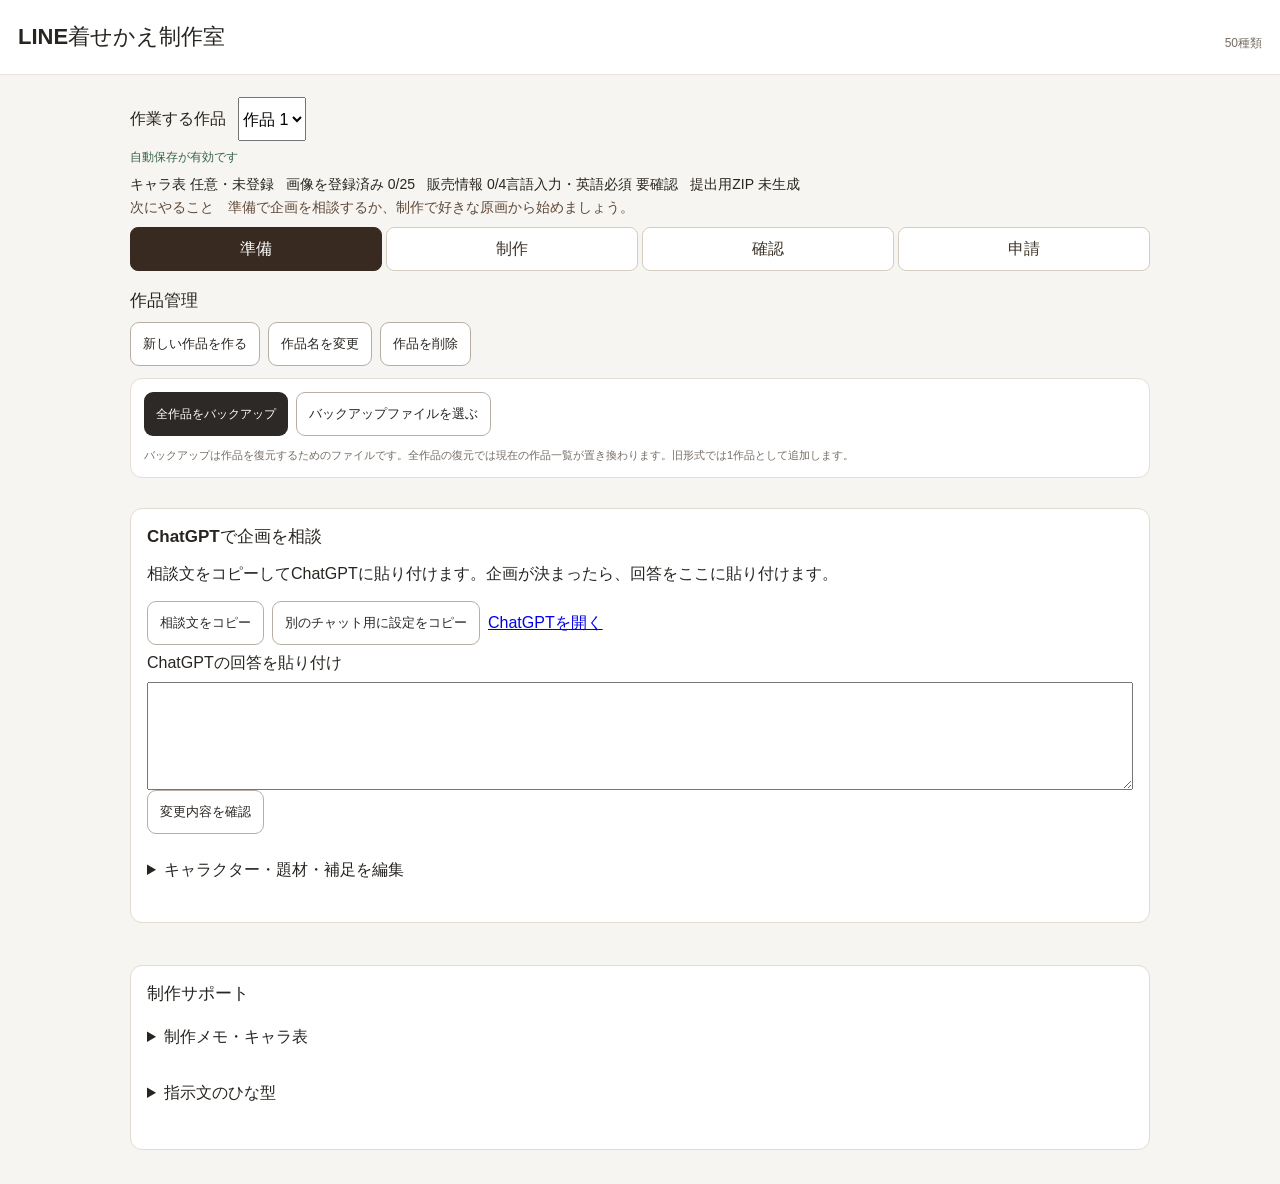
<file: index.html>
<!doctype html>
<html lang="ja"><head><meta charset="utf-8"><meta name="viewport" content="width=device-width,initial-scale=1,viewport-fit=cover"><meta name="theme-color" content="#f7f5f1"><title>LINE着せかえ制作室</title><link rel="stylesheet" href="./css/style.css"></head>
<body><header class="app-header"><div><h1>LINE着せかえ制作室</h1></div><span class="count" id="skin-count">読み込み中</span></header>
<main>
<div class="workflow-context">
  <label for="project-list">作業する作品</label>
  <select id="project-list" disabled></select>
  <p id="save-status" class="save-status" role="status">保存状態を確認中…</p>
 <p id="load-error" class="error" role="alert" hidden></p>
</div>
<div id="workflow-progress" class="workflow-progress" hidden>
 <ul aria-label="制作の進捗"><li id="progress-sheet"></li><li id="progress-images"></li><li id="progress-sales"></li><li id="progress-zip"></li></ul>
 <p id="workflow-next" role="status"></p>
</div>
<div class="workflow-bar"><div class="workflow-tabs" role="tablist" aria-label="制作工程">
 <button type="button" role="tab" id="workflow-prepare" aria-controls="workflow-panel-prepare" aria-selected="true" tabindex="0">準備</button>
 <button type="button" role="tab" id="workflow-create" aria-controls="workflow-panel-create" aria-selected="false" tabindex="-1">制作</button>
 <button type="button" role="tab" id="workflow-check" aria-controls="workflow-panel-check" aria-selected="false" tabindex="-1">確認</button>
 <button type="button" role="tab" id="workflow-apply" aria-controls="workflow-panel-apply" aria-selected="false" tabindex="-1">申請</button>
</div></div>
<div class="workflow-panel" id="workflow-panel-prepare" role="tabpanel" aria-labelledby="workflow-prepare">
<section class="project-section" aria-labelledby="project-heading">
 <h2 id="project-heading">作品管理</h2>
 <div class="project-controls">
  <button type="button" id="new-project" disabled>新しい作品を作る</button>
  <button type="button" id="rename-project" disabled>作品名を変更</button>
  <button type="button" id="delete-project" disabled>作品を削除</button>
 </div>
 <p id="empty-projects" hidden>作品がありません。作品を作るか、バックアップから復元できます。</p>
 <div class="backup-panel">
  <div class="backup-controls">
   <button type="button" id="export-backup" disabled>全作品をバックアップ</button>
   <button type="button" id="choose-backup" disabled>バックアップファイルを選ぶ</button>
   <input id="import-backup" type="file" accept=".zip,.json,application/zip,application/json" hidden>
  </div>
  <div id="backup-omissions" hidden><p>ZIPに収録できなかった画像があります。</p><ul></ul></div><p class="backup-help">バックアップは作品を復元するためのファイルです。全作品の復元では現在の作品一覧が置き換わります。旧形式では1作品として追加します。</p>
 </div>
</section>
<section id="design-panel" class="production-section" aria-labelledby="design-heading" hidden>
 <h2 id="design-heading">ChatGPTで企画を相談</h2>
 <p>相談文をコピーしてChatGPTに貼り付けます。企画が決まったら、回答をここに貼り付けます。</p>
 <div class="production-controls">
  <button type="button" id="design-copy">相談文をコピー</button>
  <button type="button" id="design-copy-current">別のチャット用に設定をコピー</button>
  <a href="https://chatgpt.com/" target="_blank" rel="noopener noreferrer">ChatGPTを開く</a>
 </div>
 <textarea id="design-copy-text" aria-label="手動でコピーする内容" readonly hidden></textarea>
 <label for="design-input">ChatGPTの回答を貼り付け</label>
 <textarea id="design-input" rows="5" spellcheck="false" autocapitalize="off"></textarea>
 <button type="button" id="design-preview">変更内容を確認</button>
 <p id="design-status" role="status"></p>
 <div id="design-review" hidden>
  <ul id="design-differences"></ul>
  <p>貼り付けた回答もバックアップに含まれます。</p>
  <button type="button" id="design-apply" disabled>選んだ変更を保存</button>
  <button type="button" id="design-cancel">確認を取り消す</button>
 </div>
 <details>
  <summary>キャラクター・題材・補足を編集</summary>
  <p>世界観・画風・固定色は下の「制作メモ・キャラ表」で編集できます。キャラ表画像の登録は任意です。</p>
  <ul id="design-characters"></ul>
  <button type="button" id="design-add-character">キャラクターを追加</button>
  <label for="design-motifs">絵の題材（1行に1つ）</label>
  <textarea id="design-motifs" rows="3"></textarea>
  <label for="design-notes">補足・禁止事項</label>
  <textarea id="design-notes" rows="3" maxlength="4000"></textarea>
  <button type="button" id="design-save">設計情報を保存</button>
  <button type="button" id="design-discard-edit">編集を取り消す</button>
  <p id="design-edit-status" role="status"></p>
 </details>
 <details id="design-parts-details" hidden><summary>画像ごとの保存済み設定</summary><ul id="design-parts"></ul></details>
 <details id="design-original-details" hidden><summary>前回貼り付けた回答</summary>
  <textarea id="design-original" aria-label="前回貼り付けた回答" rows="5" readonly></textarea>
 </details>
</section>
<section class="production-section" aria-labelledby="production-heading" hidden>
 <h2 id="production-heading">制作サポート</h2>
 <details>
  <summary>制作メモ・キャラ表</summary>
  <h3>キャラ表</h3>
  <button type="button" id="design-character-prompt">キャラ表作成の指示文</button>
  <div id="production-character-image" hidden></div>
  <p id="production-character-error" role="status" hidden></p>
  <p id="production-character-name">未登録</p>
  <button type="button" id="production-choose-character">キャラ表を登録・差し替え</button>
  <input type="file" id="production-character-input" hidden>
  <button type="button" id="production-remove-character" hidden>キャラ表を外す</button>

  <h3>固定色（最大8色）</h3>
  <ul id="production-colors"></ul>
  <div class="production-controls">
   <label>色コード <input id="production-new-color" type="text" placeholder="#RRGGBB" spellcheck="false"></label>
   <button type="button" id="production-add-color">色を追加</button>
  </div>
  <p id="production-color-error" role="status"></p>
  <label>画風メモ <textarea id="production-style" rows="3"></textarea></label>
  <label>世界観メモ <textarea id="production-world" rows="3"></textarea></label>
 </details>
 <details>
  <summary>指示文のひな型</summary>
  <p>コピーすると {固定色}、{画風メモ}、{世界観メモ} が作品の登録内容に置き換わります。</p>
  <div id="production-templates"></div>
 </details>
 <p id="production-status" role="status"></p>
 <textarea id="production-copy-fallback" aria-label="手動でコピーする内容" readonly hidden></textarea>
</section>
</div>
<div class="workflow-panel" id="workflow-panel-create" role="tabpanel" aria-labelledby="workflow-create" hidden>
<div id="part-list-screen">
<section class="assets-section" aria-labelledby="assets-heading" hidden>
 <h2 id="assets-heading">作る画像一覧（全25点）</h2>
 <p>好きな画像から始められます。</p>
 <div class="production-recommendation">
  <p id="production-recommendation"></p>
  <button type="button" id="production-recommendation-jump" hidden>おすすめの画像を作る</button>
 </div>
 <div id="asset-slots" class="asset-groups">
  <section class="asset-group"><h3>メイン画像・背景</h3><div id="asset-surfaces" class="asset-slots">
   <article class="asset-card" data-slot="talkBackground"><h4>トーク背景</h4><div id="background-thumbnail" class="asset-preview">画像未登録</div><div class="background-actions"><span id="background-status" role="status">背景画像：未登録</span><button id="remove-background" type="button" hidden>背景を外す</button></div><p id="background-preview-error" class="notice" role="status" hidden></p><button class="upload-button" id="choose-background" type="button">背景画像を登録</button><input type="file" id="background-input" hidden></article>
  </div></section>
  <section class="asset-group"><h3>パスコード</h3><div id="asset-passcode" class="asset-slots"></div></section>
  <section class="asset-group"><h3>プロフィール</h3><div id="asset-profile" class="asset-slots"></div></section>
 </div>
 <details class="menu-assets">
  <summary>メニューアイコン（9種類・各2枚）</summary>
  <div id="menu-slots" class="menu-pairs"></div>
 </details>
</section>
</div>
<section id="part-workspace" aria-label="画像枠の制作" hidden></section>
<section class="production-section" id="production-tools" hidden> <details>
  <summary>画像の加工・調整</summary>
  <label>加工方法
   <select id="production-tool">
    <option value="color">OFFアイコンの色を置換してON版を作る</option>
    <option value="transparent">外周につながる白を透明にする</option>
   </select>
  </label>
  <label>加工する画像 <select id="production-source"></select></label>
  <div id="production-color-fields">
   <div class="production-controls">
    <label>置き換え元 <input id="production-from" type="text" value="#FFFFFF" spellcheck="false"></label>
    <label>置き換え先 <input id="production-to" type="text" value="#000000" spellcheck="false"></label>
   </div>
   <label>置き換え先の固定色 <select id="production-fixed-color"></select></label>
   <label>似た色も変える範囲 <input id="production-tolerance" type="range" min="0" max="255" step="1" value="12"> <output id="production-tolerance-value">12</output></label>
  </div>
  <label id="production-threshold-field" hidden>白として取り除く範囲 <input id="production-threshold" type="range" min="0" max="255" step="1" value="248"> <output id="production-threshold-value">248</output></label>
  <div class="production-controls">
   <button type="button" id="production-preview-draft" disabled>加工結果を見る</button>
   <button type="button" id="production-adopt-draft" disabled>加工結果を反映</button>
   <button type="button" id="production-undo" hidden>透明にする前の画像に戻す</button>
  </div>
  <p id="production-draft-status" role="status"></p>
  <img id="production-draft" alt="加工後の下書き" hidden>
 </details>
</section></div>
<div class="workflow-panel" id="workflow-panel-check" role="tabpanel" aria-labelledby="workflow-check" hidden>
<section class="preview-section" hidden aria-label="画面プレビュー">
 <h2>着せかえの見た目</h2>
 <p>現在の配色：<span id="selected-name"></span></p>
 <details id="palette-picker" class="picker-section" hidden><summary>配色を変更</summary><div class="picker-title" id="picker-title"><p>全50種類。選んだ配色はプレビューと作品に反映されます。</p></div><label class="skin-filter-label" for="skin-filter">色のグループ</label> <select id="skin-filter"><option value="">すべての系統</option></select><div id="skin-groups" class="skin-groups"></div></details>
 <div class="preview-tabs" role="tablist" aria-label="画面プレビュー">
  <button type="button" role="tab" id="tab-talk" aria-controls="panel-talk" aria-selected="true">トーク</button>
  <button type="button" role="tab" id="tab-passcode" aria-controls="panel-passcode" aria-selected="false" tabindex="-1">パスコード</button>
  <button type="button" role="tab" id="tab-menu" aria-controls="panel-menu" aria-selected="false" tabindex="-1">メニュー</button>
 </div>
 <div id="panel-talk" role="tabpanel" aria-labelledby="tab-talk"><div class="phone-frame"><div class="talk-header" id="talk-header"><span class="back-mark" aria-hidden="true">‹</span><strong>トーク</strong><span class="header-dots" aria-hidden="true">•••</span></div><div class="talk-area" id="talk-area"><div class="message-row other"><div class="avatar" aria-hidden="true">相</div><div class="bubble" id="other-bubble">こんにちは</div></div><div class="message-row own"><div class="bubble" id="own-bubble">よろしく！</div></div></div><div class="talk-footer" aria-label="入力欄の仮表示"><span>＋</span><div class="input-mock"></div><span>☺</span></div></div><p class="notice">配色は実測値ベースの参考表示です。</p></div>
 <div id="panel-passcode" role="tabpanel" aria-labelledby="tab-passcode" hidden>
  <div class="phone-frame passcode-frame">
   <div id="passcode-upper" class="passcode-upper">
    <h2>パスコード</h2>
    <div id="passcode-positions" class="passcode-positions" aria-label="4桁の表示"></div>
   </div>
   <div id="passcode-keypad" class="passcode-keypad">
    <div id="passcode-keys" class="passcode-keys" aria-label="プレビュー用テンキー"></div>
   </div>
  </div>
  <p class="notice">桁をタップすると、その桁のOFF／ONが切り替わります。</p>
  <p id="passcode-preview-error" class="notice" role="status" hidden></p>
 </div>
 <div id="panel-menu" role="tabpanel" aria-labelledby="tab-menu" hidden>
  <div class="phone-frame menu-frame">
   <h2>メニュー</h2>
   <div class="menu-preview-scroll" tabindex="0" aria-label="メニューアイコン。横にスクロールできます">
    <div id="menu-preview-items" class="menu-preview-items"></div>
   </div>
  </div>
  <p class="notice">アイコンをタップしてOFF／ONを確認できます。横にスワイプすると全9種を表示できます。</p>
  <p id="menu-preview-error" class="notice" role="status" hidden></p>
 </div>
 <div class="preview-source-controls">
  <label for="preview-source-slot">直したい画像</label>
  <select id="preview-source-slot"></select>
  <button type="button" id="preview-source-jump">画像の制作画面へ</button>
 </div>
</section>
</div>
<div class="workflow-panel" id="workflow-panel-apply" role="tabpanel" aria-labelledby="workflow-apply" hidden>
<nav class="workflow-shortcuts" hidden aria-label="この工程の項目"><a href="#sales-heading">販売情報へ</a><a href="#submission-heading">提出用画像へ</a></nav>
<section id="sales-section" class="production-section" aria-labelledby="sales-heading" hidden>
 <h2 id="sales-heading">販売情報を入力する</h2>
 <p>現在の配色：<span id="sales-skin"></span></p>
 <label>販売情報の言語 <select id="sales-language"></select></label>
 <p id="sales-required"></p>
 <div id="sales-fields"></div>
 <p class="backup-help">全角を2文字として数えた参考値です。結合文字などの扱いは申請画面で確認してください。</p>
 <label>コピーライト <input id="sales-copyright" type="text" aria-describedby="sales-copyright-help"></label>
 <button type="button" id="sales-copyright-copy">コピーライトをコピー</button>
 <p id="sales-copyright-help"></p>
 <label>日本を販売対象に含める
  <select id="sales-japan"><option value="">未設定</option><option value="true">含める</option><option value="false">含めない</option></select>
 </label>
 <label>販売価格 <select id="sales-coins"><option value="">未設定</option></select></label>
 <p id="sales-price-help"></p>
 <p class="backup-help">最新の価格はCreators Marketで確認してください。</p>
 <p id="sales-status" role="status"></p>
 <textarea id="sales-fallback" aria-label="手動でコピーする販売情報" readonly hidden></textarea>
</section>
<section id="submission-export" class="submission-section" aria-labelledby="submission-heading" hidden>
 <h2 id="submission-heading">申請に使う画像ファイル</h2>
 <p>作成したZIPはCreators Marketの申請に使います。送信はCreators Marketで行います。</p>
 <details id="export-adjustments">
  <summary>切り出し・背景処理を調整（任意）</summary>
  <div class="export-crop">
   <label>切り出しプレビュー <select id="export-crop-file"></select></label>
   <label>上下の位置 <input id="export-crop-position" type="range" min="0" step="1" disabled></label>
   <p id="export-crop-message"></p>
   <canvas id="export-crop-preview" role="img" aria-label="切り出し後の画像" hidden></canvas>
  </div>
  <div id="export-extra-settings"></div>
  <p class="backup-help">白判定の値を下げると、外周につながる白に近い領域がより広く処理されます。</p>
 </details>
 <button id="submission-generate" type="button">提出用の画像62点を作成</button>
 <a id="submission-download" hidden>提出用ZIPをダウンロード</a>
 <p id="submission-status" role="status" aria-live="polite"></p>
 <ul id="submission-missing" aria-label="未登録の原画" hidden></ul>
 <div class="submission-table">
  <table id="submission-results" hidden>
   <caption>画像のチェック結果</caption>
   <thead><tr><th scope="col">ファイル名</th><th scope="col">寸法（px）</th><th scope="col">容量（B）</th><th scope="col">検証</th></tr></thead>
   <tbody></tbody>
  </table>
 </div>
</section>
</div>
<dialog id="part-dialog" aria-labelledby="part-heading"></dialog>
<section id="part-editor" aria-labelledby="part-heading" hidden>
 <button type="button" id="part-back">制作リストへ戻る</button>
 <h2 id="part-heading" tabindex="-1"></h2>
 <p id="part-next-action" role="status"></p>
 <p id="part-draft-status" role="status"></p>
 <details id="part-conflict" hidden><summary>現在保存されている内容</summary><ul id="part-saved-values"></ul></details>
 <button type="button" id="part-rebase" hidden>保存内容を確認して編集を続ける</button>
 <button type="button" id="part-discard" hidden>未保存の入力を破棄</button>
 <div class="production-controls" id="part-consultation">
  <button type="button" id="part-copy-consultation">構図の相談文をコピー</button>
  <button type="button" id="part-copy-revision" hidden>修正の相談文をコピー</button>
  <a href="https://chatgpt.com/" target="_blank" rel="noopener noreferrer">ChatGPTを開く</a>
 </div>
 <details id="part-import">
  <summary>ChatGPTの回答を貼り付け</summary>
  <label for="part-import-input">この画像についての回答</label>
  <textarea id="part-import-input" rows="4" spellcheck="false" autocapitalize="off"></textarea>
  <button type="button" id="part-import-preview">変更内容を確認</button>
  <div id="part-import-review" hidden>
   <p id="part-import-target"></p>
   <p>まだ保存されていません。「この画像の設定を保存」を押すと保存されます。</p>
   <ul id="part-import-changes"></ul>
   <button type="button" id="part-import-apply">この画像の設定を保存</button>
   <button type="button" id="part-import-cancel">確認を取り消す</button>
  </div>
  <p id="part-import-status" role="status"></p>
 </details>
 <div id="part-fields"></div>
 <div id="part-character-field">
  <label for="part-character-selection">登場するキャラクター</label>
  <select id="part-character-selection"><option value="all">共通設計に合わせる</option><option value="specified">ここで選ぶ（選択なしなら登場させない）</option></select>
  <div id="part-characters" hidden></div>
 </div>
 <label id="part-reference-field" hidden><input id="part-reference" type="checkbox"> 登録したキャラ表画像を使う。コピーした文面と一緒にChatGPTへ画像を添付します。</label>
 <div class="production-controls">
  <button type="button" id="part-save">手入力した設定を保存</button>
  <button type="button" id="part-copy">画像作成の指示をコピー</button>
  <button type="button" id="part-close">閉じる</button>
 </div>
 <p id="part-status" role="status"></p>
 <textarea id="part-fallback" aria-label="手動でコピーする指示文" rows="5" readonly hidden></textarea>
 <div id="part-image-section">
  <h3>画像を登録・差し替え</h3>
  <div id="part-image-card"></div>
  <p id="part-image-save-status"></p>
 </div>
 <button type="button" id="part-next-slot">次の枠へ</button>
</section>
</main><script type="module" src="./js/app.js"></script></body></html>
</file>
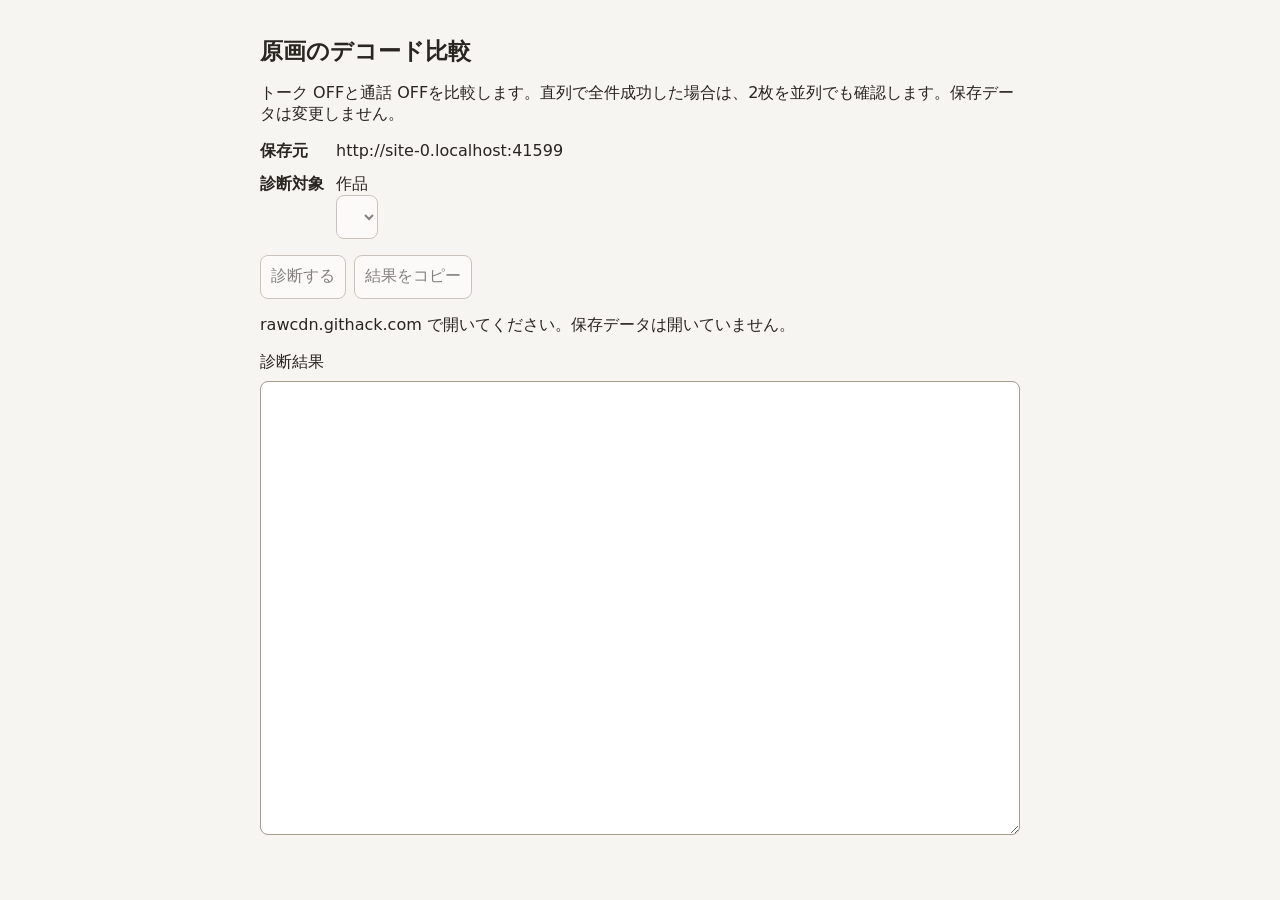
<file: blob-comparison.html>
<!doctype html>
<html lang="ja">
<head>
 <meta charset="utf-8">
 <meta name="viewport" content="width=device-width,initial-scale=1,viewport-fit=cover">
 <title>LINE着せかえ制作室｜原画のデコード比較</title>
 <link rel="stylesheet" href="./css/diagnostic.css">
</head>
<body>
 <main>
  <h1>原画のデコード比較</h1>
  <p>トーク OFFと通話 OFFを比較します。直列で全件成功した場合は、2枚を並列でも確認します。保存データは変更しません。</p>
  <dl>
   <dt>保存元</dt><dd id="diagnostic-origin"></dd>
   <dt>診断対象</dt><dd><label for="diagnostic-project">作品</label>
    <select id="diagnostic-project" disabled></select></dd>
  </dl>
  <div class="actions">
   <button id="diagnostic-start" type="button" disabled>診断する</button>
   <button id="diagnostic-copy" type="button" disabled>結果をコピー</button>
  </div>
  <p id="diagnostic-status" role="status">保存済みの作品を確認中…</p>
  <label for="diagnostic-report">診断結果</label>
  <textarea id="diagnostic-report" rows="18" readonly spellcheck="false"></textarea>
 </main>
 <script type="module" src="./js/blob-comparison-page.js"></script>
</body>
</html>
</file>
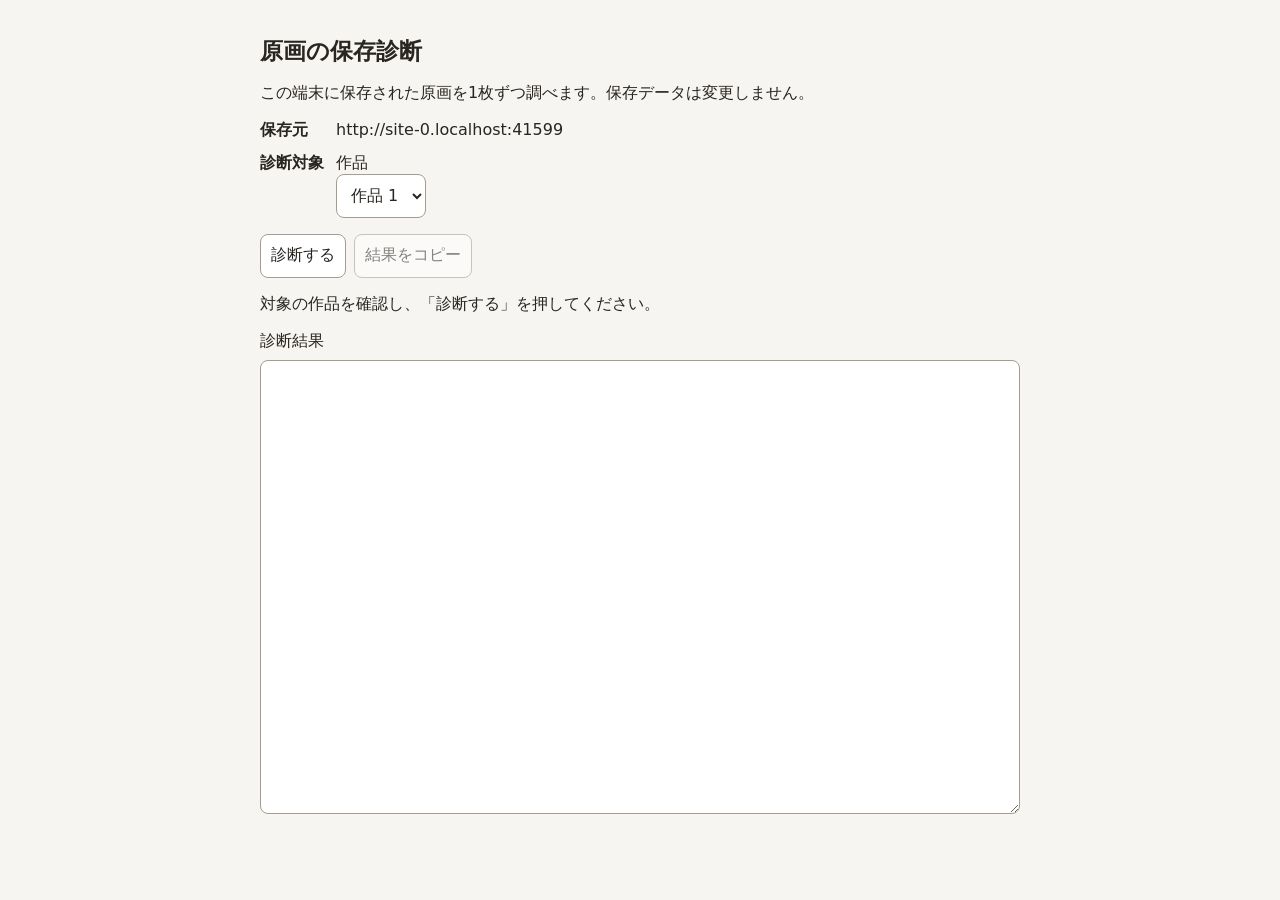
<file: diagnostic.html>
<!doctype html>
<html lang="ja">
<head>
 <meta charset="utf-8">
 <meta name="viewport" content="width=device-width,initial-scale=1,viewport-fit=cover">
 <title>LINE着せかえ制作室｜原画の保存診断</title>
 <link rel="stylesheet" href="./css/diagnostic.css">
</head>
<body>
 <main>
  <h1>原画の保存診断</h1>
  <p>この端末に保存された原画を1枚ずつ調べます。保存データは変更しません。</p>
  <dl>
   <dt>保存元</dt><dd id="diagnostic-origin"></dd>
   <dt>診断対象</dt><dd><label for="diagnostic-project">作品</label>
    <select id="diagnostic-project" disabled></select></dd>
  </dl>
  <div class="actions">
   <button id="diagnostic-start" type="button" disabled>診断する</button>
   <button id="diagnostic-copy" type="button" disabled>結果をコピー</button>
  </div>
  <p id="diagnostic-status" role="status">保存済みの作品を確認中…</p>
  <label for="diagnostic-report">診断結果</label>
  <textarea id="diagnostic-report" rows="18" readonly spellcheck="false"></textarea>
 </main>
 <script type="module" src="./js/diagnostic-page.js"></script>
</body>
</html>
</file>
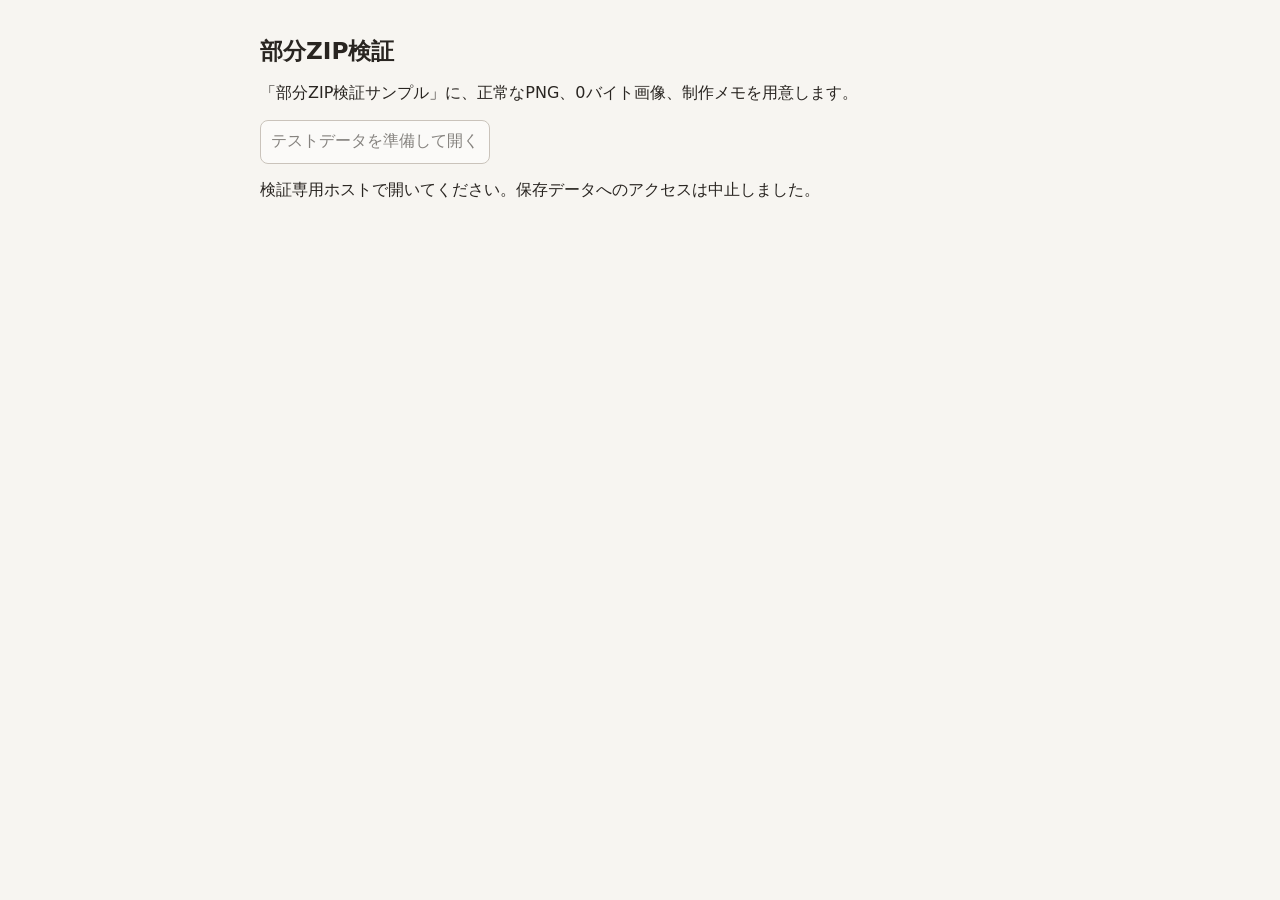
<file: partial-test.html>
<!doctype html>
<html lang="ja">
<head>
 <meta charset="utf-8">
 <meta name="viewport" content="width=device-width,initial-scale=1">
 <title>部分ZIP検証</title>
 <link rel="stylesheet" href="./css/diagnostic.css">
</head>
<body>
 <main>
  <h1>部分ZIP検証</h1>
  <p>「部分ZIP検証サンプル」に、正常なPNG、0バイト画像、制作メモを用意します。</p>
  <button type="button" id="seed" disabled>テストデータを準備して開く</button>
  <p id="seed-status" role="status"></p>
 </main>
 <script type="module" src="./js/partial-test-seed.js"></script>
</body>
</html>
</file>
<file: css/style.css>
:root{font-family:-apple-system,BlinkMacSystemFont,"Hiragino Kaku Gothic ProN","Noto Sans JP",sans-serif;color:#282521;background:#f7f5f1;font-synthesis:none}*{box-sizing:border-box}body{margin:0}.app-header{display:flex;align-items:end;justify-content:space-between;gap:12px;padding:22px max(18px,env(safe-area-inset-left));border-bottom:1px solid #e7e3dd;background:white}.eyebrow{font-size:11px;letter-spacing:.07em;color:#837b71;margin:0 0 5px}h1{font-size:22px;margin:0}h2{font-size:17px;margin:0}.count{font-size:12px;color:#756c63;white-space:nowrap}main{max-width:1050px;margin:auto;display:grid;grid-template-columns:minmax(280px,410px) minmax(0,1fr);gap:28px;padding:22px}.preview-section{position:sticky;top:16px;align-self:start}.section-heading{display:flex;justify-content:space-between;align-items:center;gap:10px;margin-bottom:15px}.section-heading p,.picker-title p{font-size:12px;color:#756d65;margin:6px 0 0}.upload-button{background:#292522;color:#fff;border-radius:10px;padding:12px 13px;font-size:12px;font-weight:700;cursor:pointer;min-height:44px;display:flex;align-items:center;text-align:center}.phone-frame{max-width:360px;margin:auto;height:480px;border:7px solid #282521;border-radius:29px;overflow:hidden;background:#fff;display:flex;flex-direction:column;box-shadow:0 12px 25px #3e33291c}.talk-header{height:65px;flex-shrink:0;display:flex;align-items:center;justify-content:space-between;padding:0 18px;background:#EDE6DE;color:#222;transition:background-color .12s}.talk-header strong{font-size:16px}.back-mark{font-size:32px;font-weight:300}.header-dots{font-size:18px;letter-spacing:2px}.talk-area{flex:1;background:#F7ECD7 center/cover no-repeat;padding:23px 12px;display:flex;flex-direction:column;gap:18px;min-height:0}.message-row{display:flex;align-items:end;gap:7px}.message-row.own{justify-content:flex-end}.avatar{height:32px;width:32px;border-radius:12px;background:#f9f7f4;display:grid;place-items:center;font-size:11px;color:#6e6256}.bubble{max-width:75%;border-radius:17px;padding:11px 14px;font-size:14px;box-shadow:0 1px 2px #0000000d}.talk-footer{height:54px;flex-shrink:0;background:#fafafa;display:flex;align-items:center;gap:12px;padding:0 15px;color:#888}.input-mock{height:32px;border:1px solid #e2e2e2;border-radius:17px;flex:1;background:white}.background-actions{max-width:360px;margin:10px auto 0;display:flex;justify-content:space-between;align-items:center;gap:10px;color:#71675d;font-size:12px}.background-actions button{min-height:44px;border:0;background:transparent;color:#805038;text-decoration:underline;cursor:pointer}.notice{font-size:11px;line-height:1.7;color:#837a70;max-width:360px;margin:12px auto}.picker-title{margin:3px 0 18px}.skin-groups{display:flex;flex-direction:column;gap:22px}.group-heading{font-size:14px;margin:0 0 10px}.tiles{display:grid;grid-template-columns:repeat(auto-fill,minmax(95px,1fr));gap:10px}.skin-tile{padding:5px;border:2px solid transparent;border-radius:12px;background:white;cursor:pointer;min-height:105px;text-align:left;box-shadow:0 1px 6px #0000000b}.skin-tile[aria-pressed="true"]{border-color:#2b2b2b;box-shadow:0 0 0 2px #ffffff inset}.tile-sample{height:61px;display:flex;flex-direction:column;justify-content:flex-end;overflow:hidden;border-radius:6px;border:1px solid #00000010}.tile-strip{height:24px;display:flex;align-items:center;justify-content:space-evenly}.tile-circle{width:19px;height:19px;border-radius:50%;font-size:10px;font-weight:700;display:grid;place-items:center;border:1px solid #0000000d}.tile-name{font-size:11px;display:block;padding:6px 2px 3px;color:#4a443e}.error{color:#b42318;background:#fff0ee;padding:12px;border-radius:8px}@media(max-width:720px){main{display:block;padding:15px}.preview-section{position:static}.phone-frame{height:390px;max-width:290px;border-width:6px;border-radius:25px}.talk-header{height:53px}.talk-footer{height:45px}.talk-area{padding:15px 10px}.picker-section{margin-top:30px}.tiles{grid-template-columns:repeat(3,minmax(0,1fr));gap:9px}.skin-tile{min-height:104px}.app-header{padding:17px 15px}h1{font-size:19px}}@media(min-width:721px){.skin-groups{max-height:calc(100vh - 160px);overflow:auto;padding-right:5px}}@media(prefers-reduced-motion:reduce){.talk-header{transition:none}}
/* Phase 2: 背景画像名の長さに影響されず、削除ボタンを改行させない */
.background-actions{align-items:center}
#background-status{flex:1;min-width:0;overflow-wrap:anywhere;line-height:1.5}
#remove-background{flex:none;white-space:nowrap;padding:8px 3px}
.backup-panel{max-width:360px;margin:14px auto 0;border:1px solid #e2ddd5;background:#fff;border-radius:12px;padding:13px}
.save-status{margin:0 0 12px;font-size:12px;font-weight:700;color:#38634a}
.save-status.save-error{color:#b42318}
.backup-controls{display:flex;flex-wrap:wrap;gap:8px}
.backup-controls button{display:flex;align-items:center;justify-content:center;min-height:44px;padding:10px 12px;border-radius:9px;font:inherit;font-size:12px;font-weight:700;cursor:pointer}
.backup-controls button{border:0;background:#2c2926;color:#fff}
.backup-controls button:disabled{opacity:.5;cursor:default}
.backup-help{font-size:11px;color:#756d65;line-height:1.65;margin:10px 0 0}

/* Phase 2：原画スロット */
.assets-section{grid-column:1/-1;border-top:1px solid #e7e3dd;padding-top:22px}
.asset-help{font-size:12px;color:#756d65;line-height:1.7;margin:8px 0 14px}
.asset-slots{display:grid;grid-template-columns:repeat(auto-fit,minmax(230px,1fr));gap:12px}
.asset-card{border:1px solid #e2ddd5;border-radius:14px;background:white;padding:14px;min-width:0}
.asset-card h3{font-size:14px;margin:0 0 10px}
.asset-preview{height:150px;border-radius:10px;background:#f3f0ec;display:grid;place-items:center;overflow:hidden;color:#8c8176;font-size:12px}
.asset-preview img{width:100%;height:100%;min-width:0;min-height:0;object-fit:contain}
.asset-filename{font-size:12px;overflow-wrap:anywhere;min-height:36px;color:#71675d}
.asset-controls{display:flex;flex-wrap:wrap;gap:10px;align-items:center}
.asset-upload,.asset-remove{min-height:44px;border-radius:9px;padding:10px 12px;font-size:12px;font-weight:700;display:inline-flex;align-items:center;justify-content:center;cursor:pointer}
.asset-upload{border:0;background:#292522;color:white}
.asset-remove{background:white;border:1px solid #cbbeb0;color:#805038}
@media(min-width:721px){
 .preview-section{grid-column:1;grid-row:2 / span 2}
 .assets-section,.picker-section{grid-column:2}
 .assets-section{border-top:0;padding-top:0}
}
@media(max-width:720px){.assets-section{margin-top:30px}.asset-slots{grid-template-columns:repeat(2,minmax(0,1fr))}.asset-preview{height:125px}}
@media(max-width:390px){.asset-slots{grid-template-columns:1fr}}


[hidden]{display:none!important}
.project-section{grid-column:1/-1}
.project-controls{display:flex;flex-wrap:wrap;align-items:center;gap:8px;margin-top:10px}
.project-controls select,.project-controls button,#choose-backup{min-height:44px;max-width:100%;padding:8px 12px;border:1px solid #b8afa4;border-radius:9px;background:#fff;color:#292522;font:inherit;font-size:13px}
.project-controls select{min-width:160px;width:min(100%,300px)}
.project-controls button:disabled,#choose-backup:disabled{opacity:.5}
.project-section .backup-panel{max-width:none;margin:12px 0 0}
.upload-button{border:0}
.menu-assets{margin-top:16px}
.menu-assets summary{cursor:pointer;padding:10px 0;font-weight:700}
.menu-assets .asset-slots{margin-top:8px}
@media(max-width:720px){.project-section{margin-bottom:24px}}

.submission-section{grid-column:1/-1;background:#fff;border:1px solid #e2dbd0;border-radius:12px;padding:16px;margin:12px 0}
.submission-section summary{cursor:pointer;margin:12px 0}
.submission-section button,.submission-section a{display:inline-flex;align-items:center;min-height:44px;padding:8px 12px;margin:4px 8px 4px 0;border:1px solid #b8afa4;border-radius:9px;background:#fff;color:#292522;font:inherit;font-size:13px}
.submission-section label{display:flex;align-items:center;gap:8px;flex-wrap:wrap;margin-bottom:8px}
.submission-section input[type=number]{width:5em}
.export-crop input[type=range]{width:min(280px,100%)}
.export-crop canvas{display:block;max-width:100%;height:auto;border:1px solid #e2dbd0}
#export-extra-settings{margin:12px 0}
#submission-missing{max-height:9em;overflow:auto}
.submission-table{overflow:auto;max-height:26em}
.submission-table table{width:100%;border-collapse:collapse;font-size:13px}
.submission-table caption{text-align:left;font-weight:bold;padding:6px 0}
.submission-table th,.submission-table td{text-align:left;padding:6px;border-bottom:1px solid #e2dbd0}
.export-attention{background:#fff0d0}
@media(min-width:721px){.preview-section{grid-row:3 / span 2}}

/* Phase 4：同じプレビュー領域で表示する画面を切り替える。 */
.preview-tabs{display:grid;grid-template-columns:1fr 1.25fr 1fr;gap:4px;margin:0 0 16px;padding:4px;border-radius:12px;background:#ebe6df}
.preview-tabs button{min-height:44px;border:0;border-radius:9px;background:transparent;color:#4a443e;font:inherit;font-size:14px;font-weight:700;cursor:pointer}
.preview-tabs button[aria-selected=true]{color:#282521;background:#fff;box-shadow:0 1px 4px #0000001a}
.passcode-upper,.passcode-keypad{display:grid;place-content:center;color:var(--preview-ink,#282521)}
.passcode-upper{flex:1;min-height:122px;gap:12px;text-align:center;padding:12px}
.passcode-keypad{flex:1.6;padding:8px}
.passcode-positions{display:flex;justify-content:center;gap:4px}
.passcode-positions button,.passcode-keys button,.menu-preview-items button{min-width:44px;min-height:44px;font:inherit;cursor:pointer}
.passcode-positions button{display:grid;place-items:center;width:48px;height:48px;border:0;border-radius:8px;background:transparent;color:inherit}
.passcode-positions img,.passcode-positions .preview-placeholder{grid-area:1/1}
.passcode-positions img{width:100%;height:100%;object-fit:contain}
.passcode-positions .preview-placeholder{width:18px;height:18px;border:2px solid currentColor;border-radius:50%}
.passcode-positions [aria-pressed=true] .preview-placeholder{background:currentColor}
.passcode-keys{display:grid;grid-template-columns:repeat(3,minmax(44px,64px));gap:6px}
.passcode-keys button{border:1px solid color-mix(in srgb,currentColor 28%,transparent);border-radius:9px;background:transparent;color:inherit}
.passcode-keys button:active{background:color-mix(in srgb,currentColor 15%,transparent)}
.menu-frame{height:auto;min-height:164px;justify-content:end;padding:12px 0 16px;background:#f4f1eb}
.menu-frame h2{padding:0 14px 12px}
.menu-preview-scroll{overflow-x:auto;overscroll-behavior-x:contain;background:#fff}
.menu-preview-items{display:grid;grid-template-columns:repeat(9,minmax(54px,1fr));min-width:486px;background:#f1ece3 no-repeat top center/100% 54px}
.menu-preview-items button{display:grid;justify-items:center;align-content:start;gap:2px;padding:1px 0 4px;border:0;background:transparent;color:#282521;font-size:10px;white-space:nowrap}
.menu-preview-items .preview-glyph{width:44px;height:52px;display:grid;place-items:center}
.menu-preview-items img,.menu-preview-items .preview-placeholder{grid-area:1/1}
.menu-preview-items img{width:100%;height:100%;object-fit:contain}
.menu-preview-items .preview-placeholder{width:21px;height:21px;border:1px dashed #514a41;border-radius:50%;background:#fff}
.menu-preview-items button[aria-pressed=true] .preview-placeholder{border-style:solid;background:#514a41}
.menu-preview-items button[aria-pressed=true] .menu-label{font-weight:700;text-decoration:underline;text-underline-offset:3px}

.production-section{grid-column:1/-1;background:#fff;border:1px solid #e2dbd0;border-radius:12px;padding:16px;margin:12px 0}
.production-section details{margin:12px 0}
.production-section summary{min-height:44px;padding:10px 0;cursor:pointer;font-weight:700}
.production-section label{display:block;margin:8px 0}
.production-section input,.production-section select,.production-section textarea{font:inherit;max-width:100%}
.production-section select,.production-section input[type=text]{min-height:44px}
.production-section input[type=text]{width:8em}
.production-section textarea{display:block;width:100%;padding:8px}
.production-section button{min-height:44px;min-width:44px;background:#fff;color:#292522;border:1px solid #b8afa4;border-radius:9px;padding:8px 12px;font:inherit;font-size:13px}
.production-section button:disabled{opacity:.55}
.production-controls,#production-colors li{display:flex;align-items:center;gap:8px;flex-wrap:wrap}
#production-colors{list-style:none;padding:0}
#production-colors li{margin:6px 0}
.production-swatch::before{content:'';display:inline-block;width:1em;height:1em;vertical-align:middle;margin-right:6px;border:1px solid #837a70;border-radius:4px;background:var(--swatch)}
#production-character-image img,#production-draft{display:block;max-width:100%;max-height:360px;object-fit:contain}
#production-draft{background:repeating-conic-gradient(#dedbd6 0 25%,#fff 0 50%) 0 0/20px 20px}

.sales-field{margin:12px 0}
.sales-field input,.sales-field textarea{display:block;width:100%;max-width:100%}
#sales-section input[type=text]{width:100%;box-sizing:border-box;padding:8px}
#sales-required{color:#8f3024}

/* Outer workflow panels own only the visibility of the selected stage. */
:root{scroll-padding-top:calc(58px + env(safe-area-inset-top));scroll-padding-bottom:16px}
main{display:block;padding-inline:max(15px,env(safe-area-inset-left));padding-right:max(15px,env(safe-area-inset-right))}
.workflow-context{display:flex;align-items:center;flex-wrap:wrap;gap:8px 12px;margin-bottom:10px}
.workflow-context select{min-height:44px;max-width:100%;font-size:16px}
.workflow-context .save-status,.workflow-context #load-error{flex-basis:100%;margin:0}
.workflow-bar{position:sticky;top:0;z-index:5;background:#f7f5f1;padding:env(safe-area-inset-top) 0 6px}
.workflow-tabs{display:grid;grid-template-columns:repeat(4,minmax(0,1fr));gap:4px}
.workflow-tabs button{min-height:44px;border:1px solid #d6cdc1;border-radius:8px;color:#3e3329;background:#fff;font:inherit;cursor:pointer}
.workflow-tabs button[aria-selected="true"]{background:#382a21;color:#fff;border-color:#382a21;font-weight:700}
.workflow-panel{display:grid;gap:18px;padding-top:12px;min-width:0}
.workflow-panel .preview-section{position:static}
.workflow-panel .assets-section,.workflow-panel .picker-section{margin-top:0}
.workflow-panel :is(input:not([type=file]),select,textarea){font-size:16px}
@media(max-height:320px){.workflow-bar{position:static}:root{scroll-padding-top:12px}}
.workflow-progress{margin-bottom:10px;font-size:.875rem}
.workflow-progress ul{display:flex;flex-wrap:wrap;gap:4px 12px;margin:0;padding:0;list-style:none}
.workflow-progress p{margin:5px 0 0;color:#604a39}
.asset-groups,.menu-pairs{display:grid;gap:12px}
.asset-group h3,.menu-pair h3{margin:8px 0;font-size:15px}
.asset-card h4{margin:0 0 6px;font-size:14px}
.menu-pairs{margin-top:8px;grid-template-columns:repeat(auto-fit,minmax(min(100%,300px),1fr))}
.menu-pair-cards{display:grid;grid-template-columns:repeat(2,minmax(0,1fr));gap:8px}
.menu-pair .asset-card{min-width:0}
.menu-pair .asset-preview{height:96px;background:repeating-conic-gradient(#eee 0% 25%,#fff 0% 50%) 0 0/16px 16px;text-align:center}
.menu-pair .asset-controls>*{width:100%}
.asset-slots .background-actions{display:block;margin:8px 0}
.skin-filter-label{display:inline-block;margin-bottom:12px}
#skin-filter{min-height:44px;margin-bottom:12px}
.workflow-panel .skin-groups{max-height:none;overflow:visible}
.workflow-shortcuts{display:flex;flex-wrap:wrap;gap:4px 12px}
.workflow-shortcuts a{display:inline-flex;align-items:center;min-height:44px;color:#604a39}

#design-panel textarea{min-width:0;font-size:16px}
#design-panel .production-controls a{display:inline-flex;align-items:center;min-height:44px}
#design-differences,#design-characters,#design-parts{padding-left:0;list-style:none}
#design-panel li{margin:8px 0;padding:8px;border:1px solid #e2dbd0;border-radius:8px}
#design-differences label{display:flex;align-items:center;gap:8px;min-height:44px;margin:0}
#design-differences p,#design-parts p{white-space:pre-wrap;overflow-wrap:anywhere}

.part-open,#part-dialog button{min-height:44px;font:inherit}
.part-open{margin-top:8px;max-width:100%;width:100%;overflow-wrap:anywhere}
#part-dialog{width:min(36rem,calc(100% - 24px));max-height:calc(100dvh - 24px);padding:16px;border:1px solid #c8bab0;border-radius:12px;overscroll-behavior:contain}
#part-dialog::backdrop{background:#221d1a99}
#part-dialog label{display:block;margin:10px 0}
#part-dialog textarea,#part-dialog select{display:block;width:100%;font-size:16px}
#part-characters label,#part-reference-field{min-height:44px}

.production-recommendation,.preview-source-controls{display:flex;align-items:center;flex-wrap:wrap;gap:8px;margin:0 0 12px}
.production-recommendation{padding:8px 12px;background:#ede7dd;border-radius:8px}
.production-recommendation p,.production-card-status{margin:0}
.production-card-status{padding:6px 0;font-size:.875rem;overflow-wrap:anywhere}
.production-card-action{width:100%;margin-top:4px;overflow-wrap:anywhere}
.production-card-action[aria-pressed="true"]{border-color:#805038;background:#f4e8dc}
.production-card-action,.production-recommendation button,.preview-source-controls button,.preview-source-controls select{min-height:44px;max-width:100%;font:inherit}
.asset-card:focus{outline:2px solid #805038;outline-offset:2px}

#part-import{margin:12px 0}
#part-import summary{display:list-item;align-content:center;min-height:44px;cursor:pointer}
#part-import-changes{white-space:pre-wrap;overflow-wrap:anywhere}

#part-list-screen{display:grid;gap:18px;min-width:0}
#part-workspace{min-width:0}
#part-editor button,#part-editor a{min-height:44px;font:inherit}
#part-editor a{display:inline-flex;align-items:center}
#part-editor label{display:block;margin:10px 0}
#part-editor textarea,#part-editor select{display:block;width:100%;font-size:16px}
#part-editor .production-controls{margin-block:10px}
#part-editor h2,#part-image-section{margin-top:12px}
#part-image-card .part-open{display:none}
#part-image-card .asset-card{max-width:460px}

#part-list-screen .asset-controls,#part-list-screen #choose-background,
#part-list-screen #remove-background,#part-list-screen .production-card-action{display:none}
#background-thumbnail{background-position:center;background-repeat:no-repeat;background-size:contain}
#palette-picker{margin:0 0 12px}
#palette-picker summary{align-content:center;min-height:44px;cursor:pointer;font-weight:700}
.part-primary:is(button,details){border:2px solid #805038;border-radius:8px}
button.part-primary{background:#805038;color:#fff}
details.part-primary{padding-inline:8px}
</file>
<file: css/diagnostic.css>
:root{font-family:system-ui,sans-serif;color:#292521;background:#f7f5f1}
body{margin:0}
main{max-width:760px;margin:auto;padding:20px}
h1{font-size:1.45rem}
dl{display:grid;grid-template-columns:max-content minmax(0,1fr);gap:12px}
dt{font-weight:700}
dd{margin:0;overflow-wrap:anywhere}
dd label{display:block}
button,select{min-height:44px;max-width:100%;font:inherit;color:inherit;background:#fff;border:1px solid #a69c90;border-radius:8px;padding:6px 10px}
button:disabled,select:disabled{opacity:.55}
.actions{display:flex;flex-wrap:wrap;gap:8px}
textarea{display:block;box-sizing:border-box;width:100%;margin-top:8px;padding:10px;background:#fff;color:inherit;border:1px solid #a69c90;border-radius:8px;font:16px/1.5 monospace}
</file>
